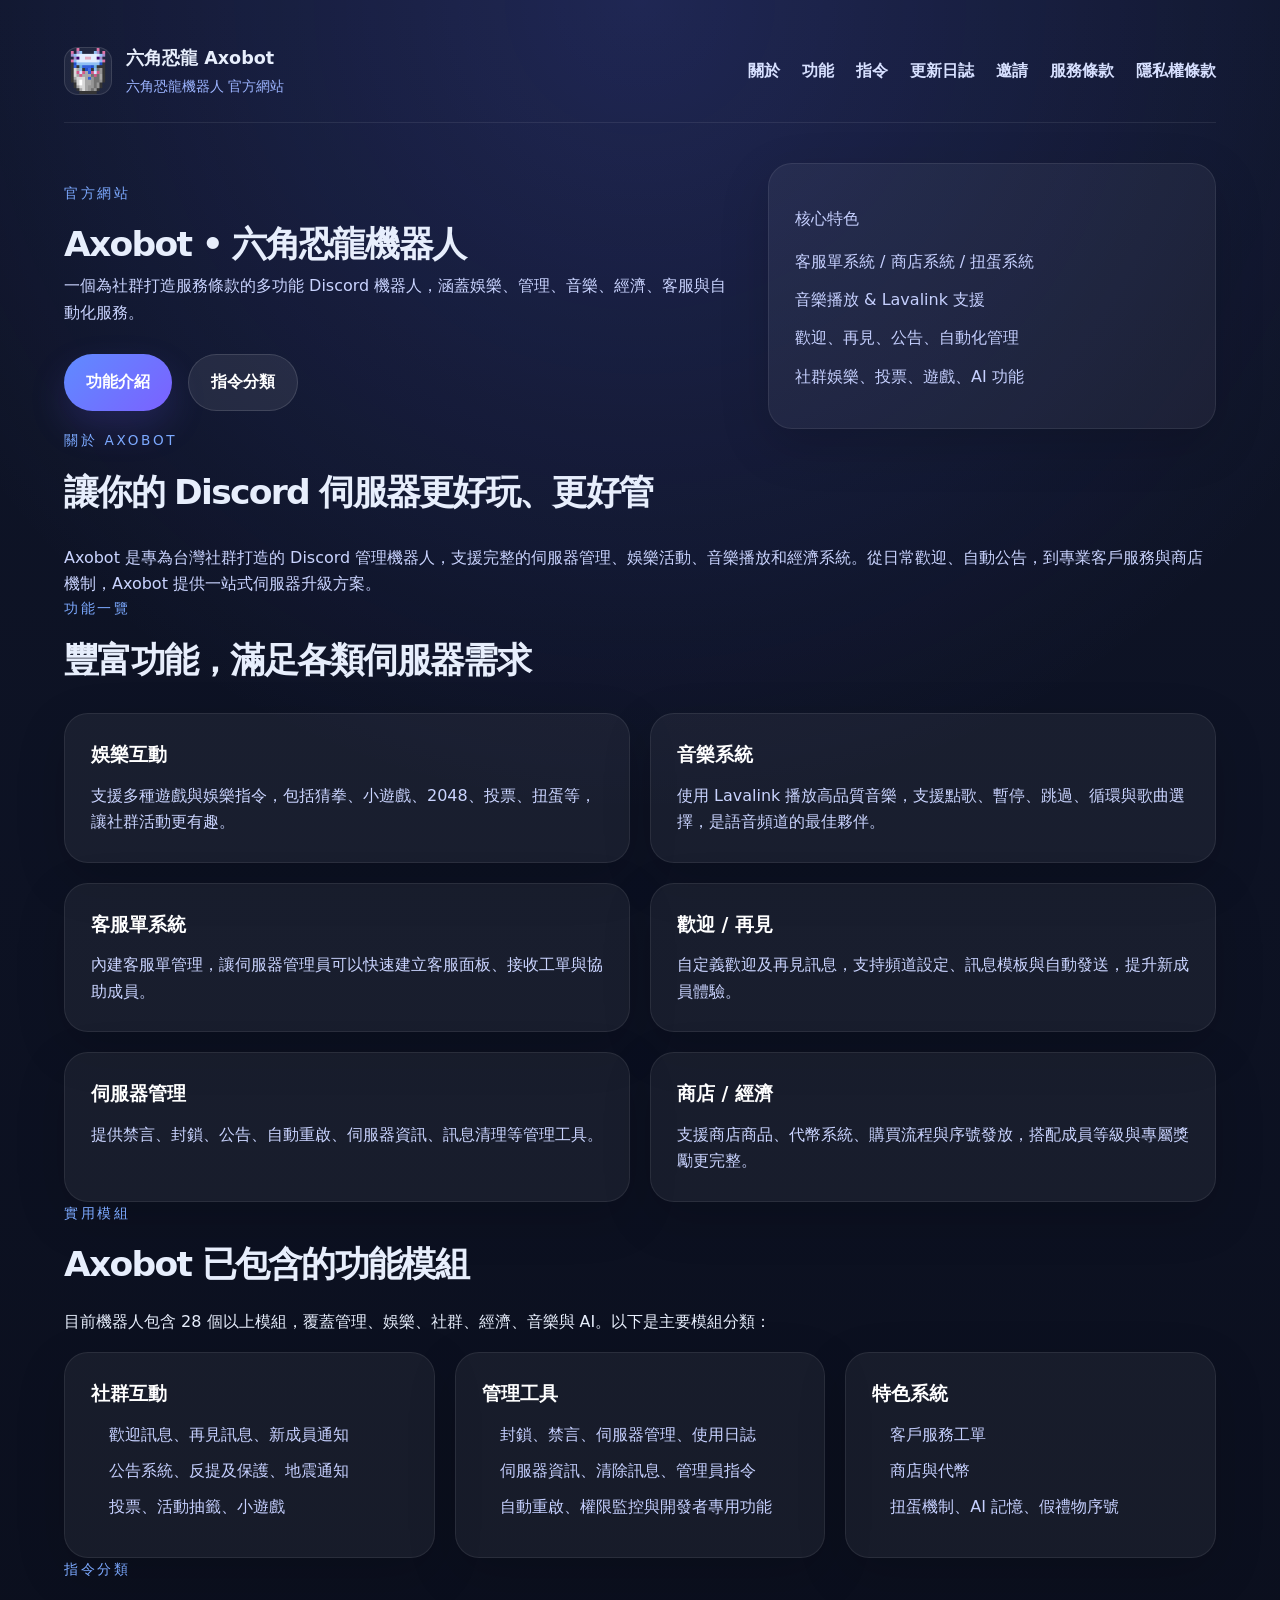
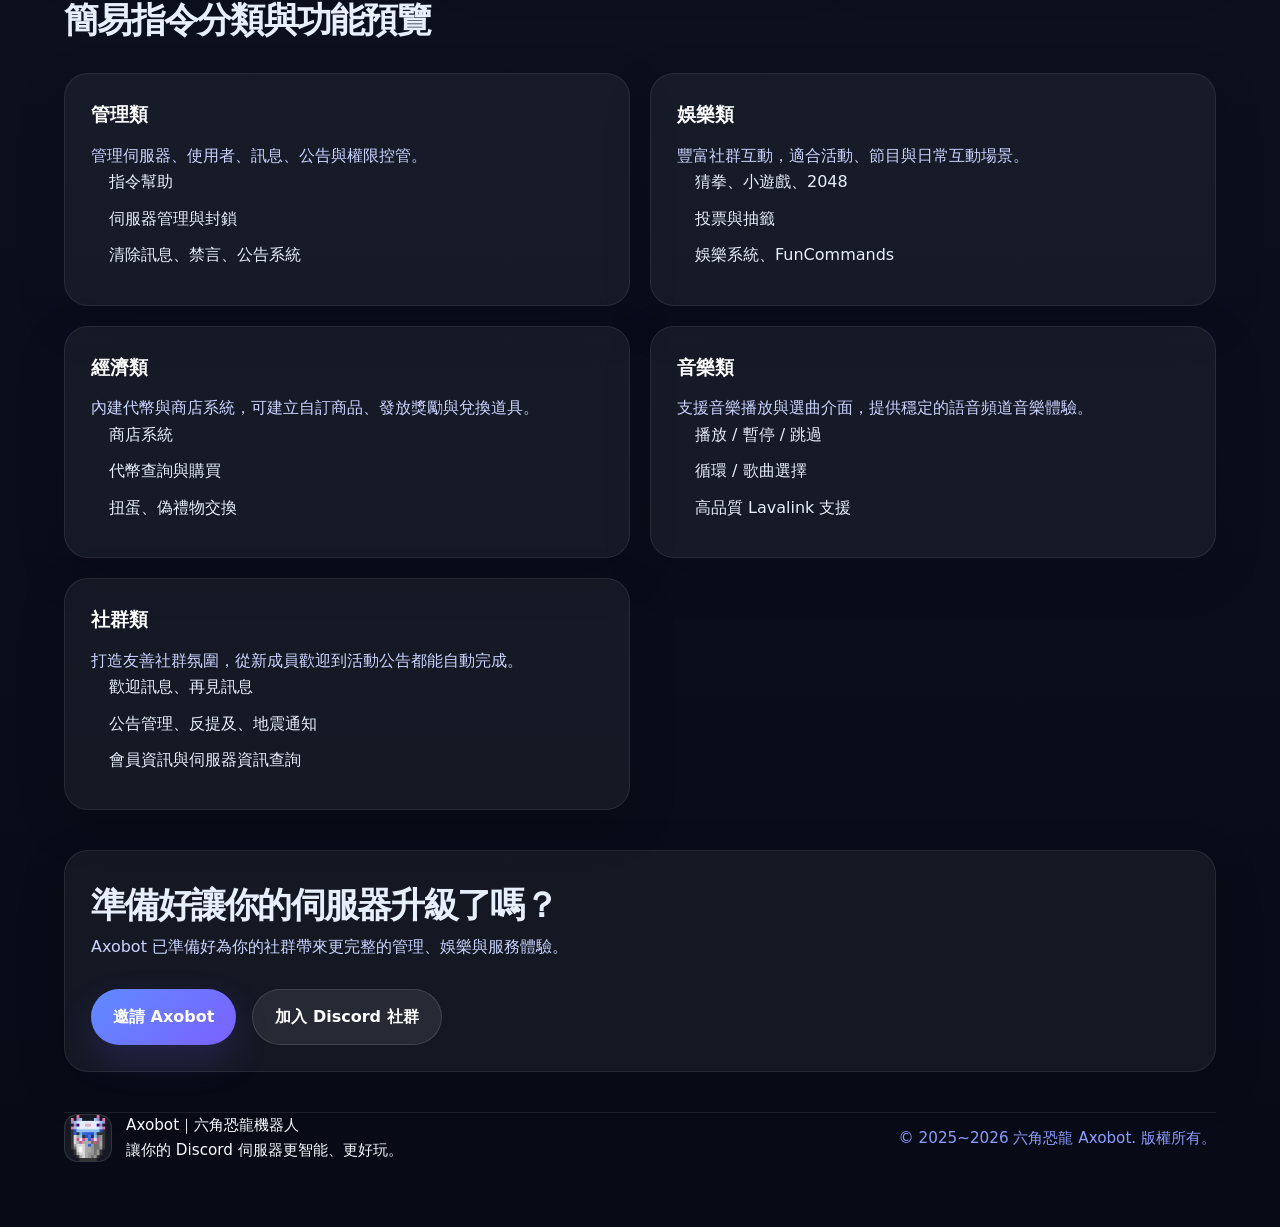
<file: index.html>
<!DOCTYPE html>
<html lang="zh-Hant">
<head>
  <meta charset="UTF-8" />
  <meta name="viewport" content="width=device-width, initial-scale=1.0" />
  <title>Axobot｜六角恐龍機器人 官方網站</title>
  <meta name="description" content="Axobot 是一款多功能 Discord 機器人，集娛樂、管理、音樂、商店、客服、AI 與伺服器工具於一身。" />
  <link rel="icon" href="axo.png" />
  <link rel="stylesheet" href="style.css" />
</head>
<body>
  <div class="page-shell">
    <header class="site-header">
      <div class="header-brand">
        <img class="logo-icon" src="axo.png" alt="Axobot 標誌" />
        <div>
          <p class="brand-title">六角恐龍 Axobot</p>
          <p class="brand-subtitle">六角恐龍機器人 官方網站</p>
        </div>
      </div>
      <button class="nav-toggle" aria-label="開啟導覽選單" aria-expanded="false">
        <span></span>
        <span></span>
        <span></span>
      </button>
      <nav class="site-nav" aria-label="主導覽">
        <a href="#about">關於</a>
        <a href="#features">功能</a>
        <a href="#commands">指令</a>
        <a href="updates.html">更新日誌</a>
        <a href="https://discord.com/oauth2/authorize?client_id=1430507165076033577">邀請</a>
        <a href="terms.html">服務條款</a>
        <a href="privacy.html">隱私權條款</a>
      </nav>
    </header>

    <header class="hero-section">
      <div class="hero-copy">
        <p class="eyebrow">官方網站</p>
        <h1>Axobot • 六角恐龍機器人</h1>
        <p class="hero-text">一個為社群打造服務條款的多功能 Discord 機器人，涵蓋娛樂、管理、音樂、經濟、客服與自動化服務。</p>
        <div class="hero-buttons">
          <a class="button button-primary" href="#features">功能介紹</a>
          <a class="button button-secondary" href="#commands">指令分類</a>
        </div>
      </div>
      <div class="hero-card">
        <div>
          <p class="card-label">核心特色</p>
          <ul>
            <li>客服單系統 / 商店系統 / 扭蛋系統</li>
            <li>音樂播放 &amp; Lavalink 支援</li>
            <li>歡迎、再見、公告、自動化管理</li>
            <li>社群娛樂、投票、遊戲、AI 功能</li>
          </ul>
        </div>
      </div>
    </header>

    <main>
      <section id="about" class="section section-about">
        <div class="section-heading">
          <p class="section-eyebrow">關於 Axobot</p>
          <h2>讓你的 Discord 伺服器更好玩、更好管</h2>
        </div>
        <div class="section-copy">
          <p>Axobot 是專為台灣社群打造的 Discord 管理機器人，支援完整的伺服器管理、娛樂活動、音樂播放和經濟系統。從日常歡迎、自動公告，到專業客戶服務與商店機制，Axobot 提供一站式伺服器升級方案。</p>
        </div>
      </section>

      <section id="features" class="section section-features">
        <div class="section-heading">
          <p class="section-eyebrow">功能一覽</p>
          <h2>豐富功能，滿足各類伺服器需求</h2>
        </div>
        <div class="feature-grid">
          <article class="feature-card">
            <h3>娛樂互動</h3>
            <p>支援多種遊戲與娛樂指令，包括猜拳、小遊戲、2048、投票、扭蛋等，讓社群活動更有趣。</p>
          </article>
          <article class="feature-card">
            <h3>音樂系統</h3>
            <p>使用 Lavalink 播放高品質音樂，支援點歌、暫停、跳過、循環與歌曲選擇，是語音頻道的最佳夥伴。</p>
          </article>
          <article class="feature-card">
            <h3>客服單系統</h3>
            <p>內建客服單管理，讓伺服器管理員可以快速建立客服面板、接收工單與協助成員。</p>
          </article>
          <article class="feature-card">
            <h3>歡迎 / 再見</h3>
            <p>自定義歡迎及再見訊息，支持頻道設定、訊息模板與自動發送，提升新成員體驗。</p>
          </article>
          <article class="feature-card">
            <h3>伺服器管理</h3>
            <p>提供禁言、封鎖、公告、自動重啟、伺服器資訊、訊息清理等管理工具。</p>
          </article>
          <article class="feature-card">
            <h3>商店 / 經濟</h3>
            <p>支援商店商品、代幣系統、購買流程與序號發放，搭配成員等級與專屬獎勵更完整。</p>
          </article>
        </div>
      </section>

      <section class="section section-highlight">
        <div class="highlight-copy">
          <p class="section-eyebrow">實用模組</p>
          <h2>Axobot 已包含的功能模組</h2>
          <p>目前機器人包含 28 個以上模組，覆蓋管理、娛樂、社群、經濟、音樂與 AI。以下是主要模組分類：</p>
        </div>
        <div class="highlight-grid">
          <div class="highlight-item">
            <h3>社群互動</h3>
            <ul>
              <li>歡迎訊息、再見訊息、新成員通知</li>
              <li>公告系統、反提及保護、地震通知</li>
              <li>投票、活動抽籤、小遊戲</li>
            </ul>
          </div>
          <div class="highlight-item">
            <h3>管理工具</h3>
            <ul>
              <li>封鎖、禁言、伺服器管理、使用日誌</li>
              <li>伺服器資訊、清除訊息、管理員指令</li>
              <li>自動重啟、權限監控與開發者專用功能</li>
            </ul>
          </div>
          <div class="highlight-item">
            <h3>特色系統</h3>
            <ul>
              <li>客戶服務工單</li>
              <li>商店與代幣</li>
              <li>扭蛋機制、AI 記憶、假禮物序號</li>
            </ul>
          </div>
        </div>
      </section>

      <section id="commands" class="section section-commands">
        <div class="section-heading">
          <p class="section-eyebrow">指令分類</p>
          <h2>簡易指令分類與功能預覽</h2>
        </div>
        <div class="command-grid">
          <div class="command-card">
            <h3>管理類</h3>
            <p>管理伺服器、使用者、訊息、公告與權限控管。</p>
            <ul>
              <li>指令幫助</li>
              <li>伺服器管理與封鎖</li>
              <li>清除訊息、禁言、公告系統</li>
            </ul>
          </div>
          <div class="command-card">
            <h3>娛樂類</h3>
            <p>豐富社群互動，適合活動、節目與日常互動場景。</p>
            <ul>
              <li>猜拳、小遊戲、2048</li>
              <li>投票與抽籤</li>
              <li>娛樂系統、FunCommands</li>
            </ul>
          </div>
          <div class="command-card">
            <h3>經濟類</h3>
            <p>內建代幣與商店系統，可建立自訂商品、發放獎勵與兌換道具。</p>
            <ul>
              <li>商店系統</li>
              <li>代幣查詢與購買</li>
              <li>扭蛋、偽禮物交換</li>
            </ul>
          </div>
          <div class="command-card">
            <h3>音樂類</h3>
            <p>支援音樂播放與選曲介面，提供穩定的語音頻道音樂體驗。</p>
            <ul>
              <li>播放 / 暫停 / 跳過</li>
              <li>循環 / 歌曲選擇</li>
              <li>高品質 Lavalink 支援</li>
            </ul>
          </div>
          <div class="command-card">
            <h3>社群類</h3>
            <p>打造友善社群氛圍，從新成員歡迎到活動公告都能自動完成。</p>
            <ul>
              <li>歡迎訊息、再見訊息</li>
              <li>公告管理、反提及、地震通知</li>
              <li>會員資訊與伺服器資訊查詢</li>
            </ul>
          </div>
        </div>
      </section>

      <section class="section section-cta">
        <div class="cta-card">
          <h2>準備好讓你的伺服器升級了嗎？</h2>
          <p>Axobot 已準備好為你的社群帶來更完整的管理、娛樂與服務體驗。</p>
          <div class="button-group">
            <a class="button button-primary" href="https://discord.com/oauth2/authorize?client_id=1430507165076033577">邀請 Axobot</a>
            <a class="button button-secondary" href="https://discord.gg/NqRNDAQxJU">加入 Discord 社群</a>
          </div>
        </div>
      </section>
    </main>

    <footer class="footer">
      <div class="footer-inner">
        <div class="footer-brand">
          <img class="footer-logo" src="axo.png" alt="Axobot 標誌" />
          <div>
            <p>Axobot｜六角恐龍機器人</p>
            <p>讓你的 Discord 伺服器更智能、更好玩。</p>
          </div>
        </div>
        <div class="footer-note">
          <p>© 2025~2026 六角恐龍 Axobot. 版權所有。</p>
        </div>
      </div>
    </footer>
  </div>
  <script>
    const navToggle = document.querySelector('.nav-toggle');
    const siteNav = document.querySelector('.site-nav');
    navToggle?.addEventListener('click', () => {
      const expanded = navToggle.getAttribute('aria-expanded') === 'true';
      navToggle.setAttribute('aria-expanded', String(!expanded));
      siteNav.classList.toggle('active');
    });
  </script>
</body>
</html>
</file>
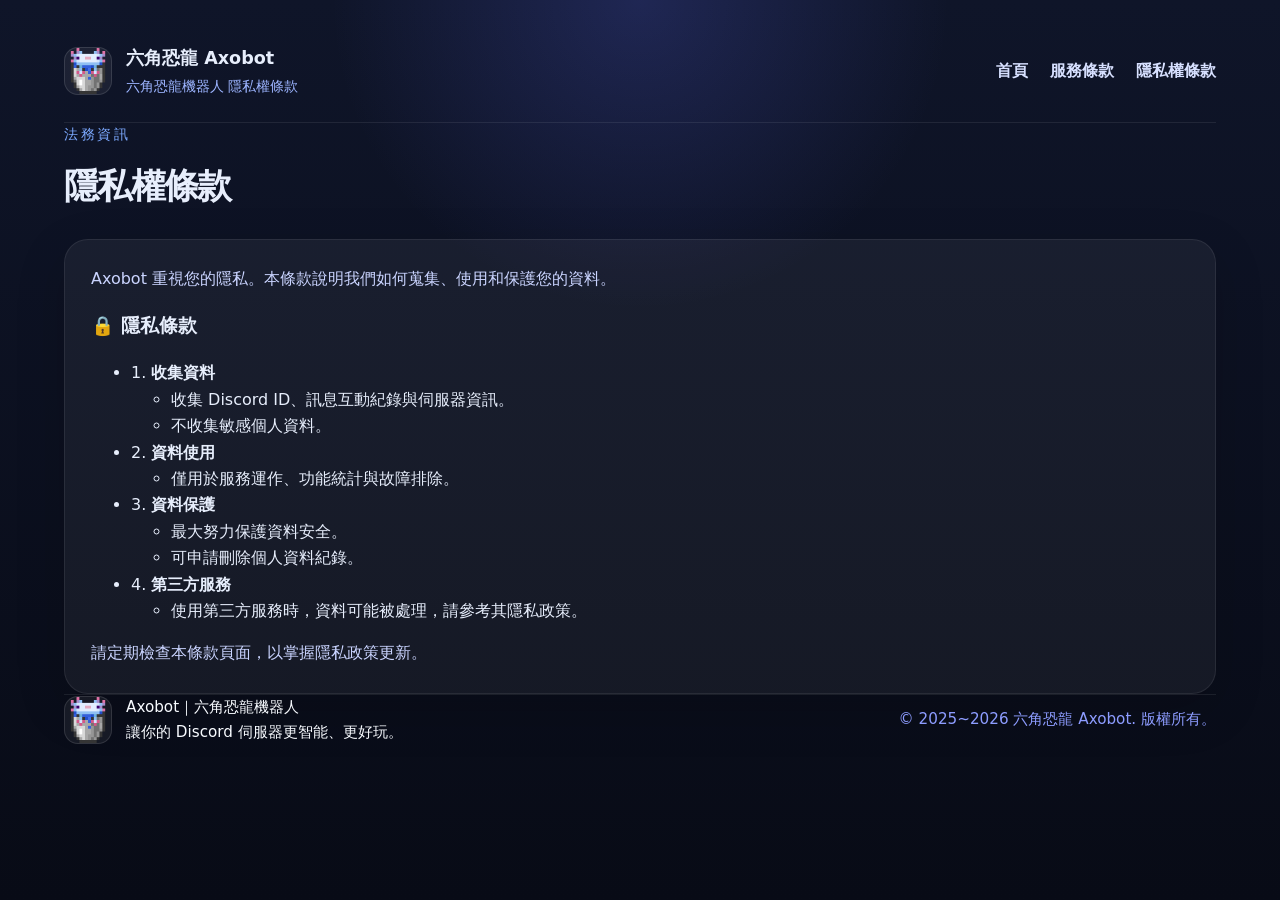
<file: privacy.html>
<!DOCTYPE html>
<html lang="zh-Hant">
<head>
  <meta charset="UTF-8" />
  <meta name="viewport" content="width=device-width, initial-scale=1.0" />
  <title>隱私權條款 | Axobot</title>
  <meta name="description" content="Axobot 隱私權條款頁面。" />
  <link rel="icon" href="axo.png" />
  <link rel="stylesheet" href="style.css" />
</head>
<body>
  <div class="page-shell">
    <header class="site-header">
      <div class="header-brand">
        <img class="logo-icon" src="axo.png" alt="Axobot 標誌" />
        <div>
          <p class="brand-title">六角恐龍 Axobot</p>
          <p class="brand-subtitle">六角恐龍機器人 隱私權條款</p>
        </div>
      </div>
      <button class="nav-toggle" aria-label="開啟導覽選單" aria-expanded="false">
        <span></span>
        <span></span>
        <span></span>
      </button>
      <nav class="site-nav" aria-label="主導覽">
        <a href="index.html">首頁</a>
        <a href="terms.html">服務條款</a>
        <a href="privacy.html">隱私權條款</a>
      </nav>
    </header>

    <main class="section">
      <div class="section-heading">
        <p class="section-eyebrow">法務資訊</p>
        <h2>隱私權條款</h2>
      </div>
      <div class="cta-card">
        <p>Axobot 重視您的隱私。本條款說明我們如何蒐集、使用和保護您的資料。</p>
        <h3>🔒 隱私條款</h3>
        <ul class="detail-list">
          <li>1. <strong>收集資料</strong>
            <ul>
              <li>收集 Discord ID、訊息互動紀錄與伺服器資訊。</li>
              <li>不收集敏感個人資料。</li>
            </ul>
          </li>
          <li>2. <strong>資料使用</strong>
            <ul>
              <li>僅用於服務運作、功能統計與故障排除。</li>
            </ul>
          </li>
          <li>3. <strong>資料保護</strong>
            <ul>
              <li>最大努力保護資料安全。</li>
              <li>可申請刪除個人資料紀錄。</li>
            </ul>
          </li>
          <li>4. <strong>第三方服務</strong>
            <ul>
              <li>使用第三方服務時，資料可能被處理，請參考其隱私政策。</li>
            </ul>
          </li>
        </ul>
        <p>請定期檢查本條款頁面，以掌握隱私政策更新。</p>
      </div>
    </main>

    <footer class="footer">
      <div class="footer-inner">
        <div class="footer-brand">
          <img class="footer-logo" src="axo.png" alt="Axobot 標誌" />
          <div>
            <p>Axobot｜六角恐龍機器人</p>
            <p>讓你的 Discord 伺服器更智能、更好玩。</p>
          </div>
        </div>
        <div class="footer-note">
          <p>© 2025~2026 六角恐龍 Axobot. 版權所有。</p>
        </div>
      </div>
    </footer>
  </div>
  <script>
    const navToggle = document.querySelector('.nav-toggle');
    const siteNav = document.querySelector('.site-nav');
    navToggle?.addEventListener('click', () => {
      const expanded = navToggle.getAttribute('aria-expanded') === 'true';
      navToggle.setAttribute('aria-expanded', String(!expanded));
      siteNav.classList.toggle('active');
    });
  </script>
</body>
</html>
</file>
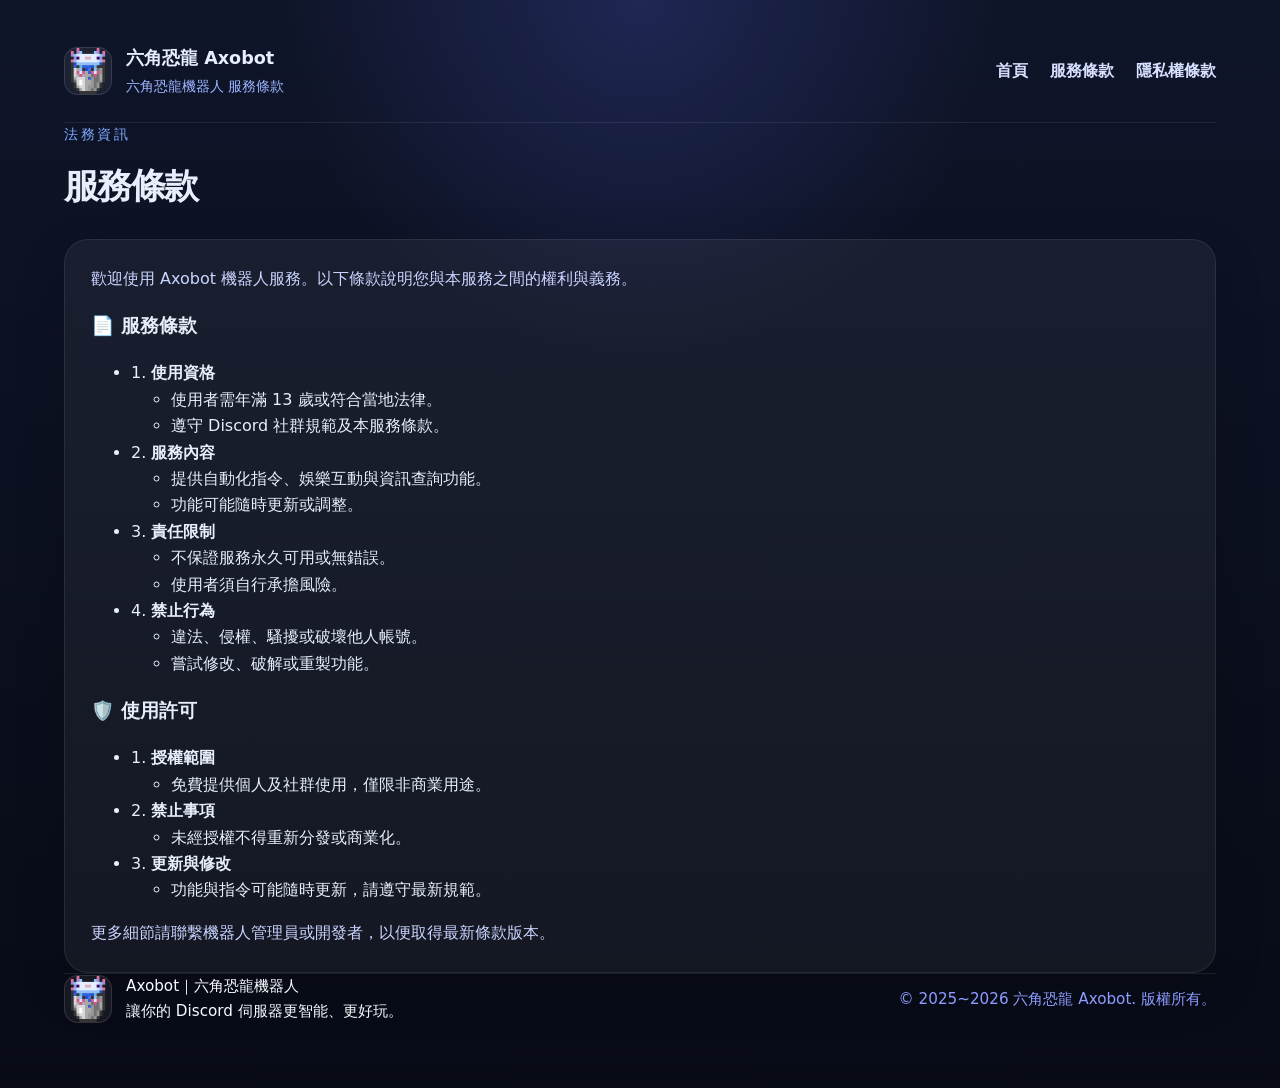
<file: terms.html>
<!DOCTYPE html>
<html lang="zh-Hant">
<head>
  <meta charset="UTF-8" />
  <meta name="viewport" content="width=device-width, initial-scale=1.0" />
  <title>服務條款 | Axobot</title>
  <meta name="description" content="Axobot 服務條款頁面。" />
  <link rel="icon" href="axo.png" />
  <link rel="stylesheet" href="style.css" />
</head>
<body>
  <div class="page-shell">
    <header class="site-header">
      <div class="header-brand">
        <img class="logo-icon" src="axo.png" alt="Axobot 標誌" />
        <div>
          <p class="brand-title">六角恐龍 Axobot</p>
          <p class="brand-subtitle">六角恐龍機器人 服務條款</p>
        </div>
      </div>
      <button class="nav-toggle" aria-label="開啟導覽選單" aria-expanded="false">
        <span></span>
        <span></span>
        <span></span>
      </button>
      <nav class="site-nav" aria-label="主導覽">
        <a href="index.html">首頁</a>
        <a href="terms.html">服務條款</a>
        <a href="privacy.html">隱私權條款</a>
      </nav>
    </header>

    <main class="section">
      <div class="section-heading">
        <p class="section-eyebrow">法務資訊</p>
        <h2>服務條款</h2>
      </div>
      <div class="cta-card">
        <p>歡迎使用 Axobot 機器人服務。以下條款說明您與本服務之間的權利與義務。</p>
        <h3>📄 服務條款</h3>
        <ul class="detail-list">
          <li>1. <strong>使用資格</strong>
            <ul>
              <li>使用者需年滿 13 歲或符合當地法律。</li>
              <li>遵守 Discord 社群規範及本服務條款。</li>
            </ul>
          </li>
          <li>2. <strong>服務內容</strong>
            <ul>
              <li>提供自動化指令、娛樂互動與資訊查詢功能。</li>
              <li>功能可能隨時更新或調整。</li>
            </ul>
          </li>
          <li>3. <strong>責任限制</strong>
            <ul>
              <li>不保證服務永久可用或無錯誤。</li>
              <li>使用者須自行承擔風險。</li>
            </ul>
          </li>
          <li>4. <strong>禁止行為</strong>
            <ul>
              <li>違法、侵權、騷擾或破壞他人帳號。</li>
              <li>嘗試修改、破解或重製功能。</li>
            </ul>
          </li>
        </ul>
        <h3>🛡️ 使用許可</h3>
        <ul class="detail-list">
          <li>1. <strong>授權範圍</strong>
            <ul>
              <li>免費提供個人及社群使用，僅限非商業用途。</li>
            </ul>
          </li>
          <li>2. <strong>禁止事項</strong>
            <ul>
              <li>未經授權不得重新分發或商業化。</li>
            </ul>
          </li>
          <li>3. <strong>更新與修改</strong>
            <ul>
              <li>功能與指令可能隨時更新，請遵守最新規範。</li>
            </ul>
          </li>
        </ul>
        <p>更多細節請聯繫機器人管理員或開發者，以便取得最新條款版本。</p>
      </div>
    </main>

    <footer class="footer">
      <div class="footer-inner">
        <div class="footer-brand">
          <img class="footer-logo" src="axo.png" alt="Axobot 標誌" />
          <div>
            <p>Axobot｜六角恐龍機器人</p>
            <p>讓你的 Discord 伺服器更智能、更好玩。</p>
          </div>
        </div>
        <div class="footer-note">
          <p>© 2025~2026 六角恐龍 Axobot. 版權所有。</p>
        </div>
      </div>
    </footer>
  </div>
  <script>
    const navToggle = document.querySelector('.nav-toggle');
    const siteNav = document.querySelector('.site-nav');
    navToggle?.addEventListener('click', () => {
      const expanded = navToggle.getAttribute('aria-expanded') === 'true';
      navToggle.setAttribute('aria-expanded', String(!expanded));
      siteNav.classList.toggle('active');
    });
  </script>
</body>
</html>
</file>
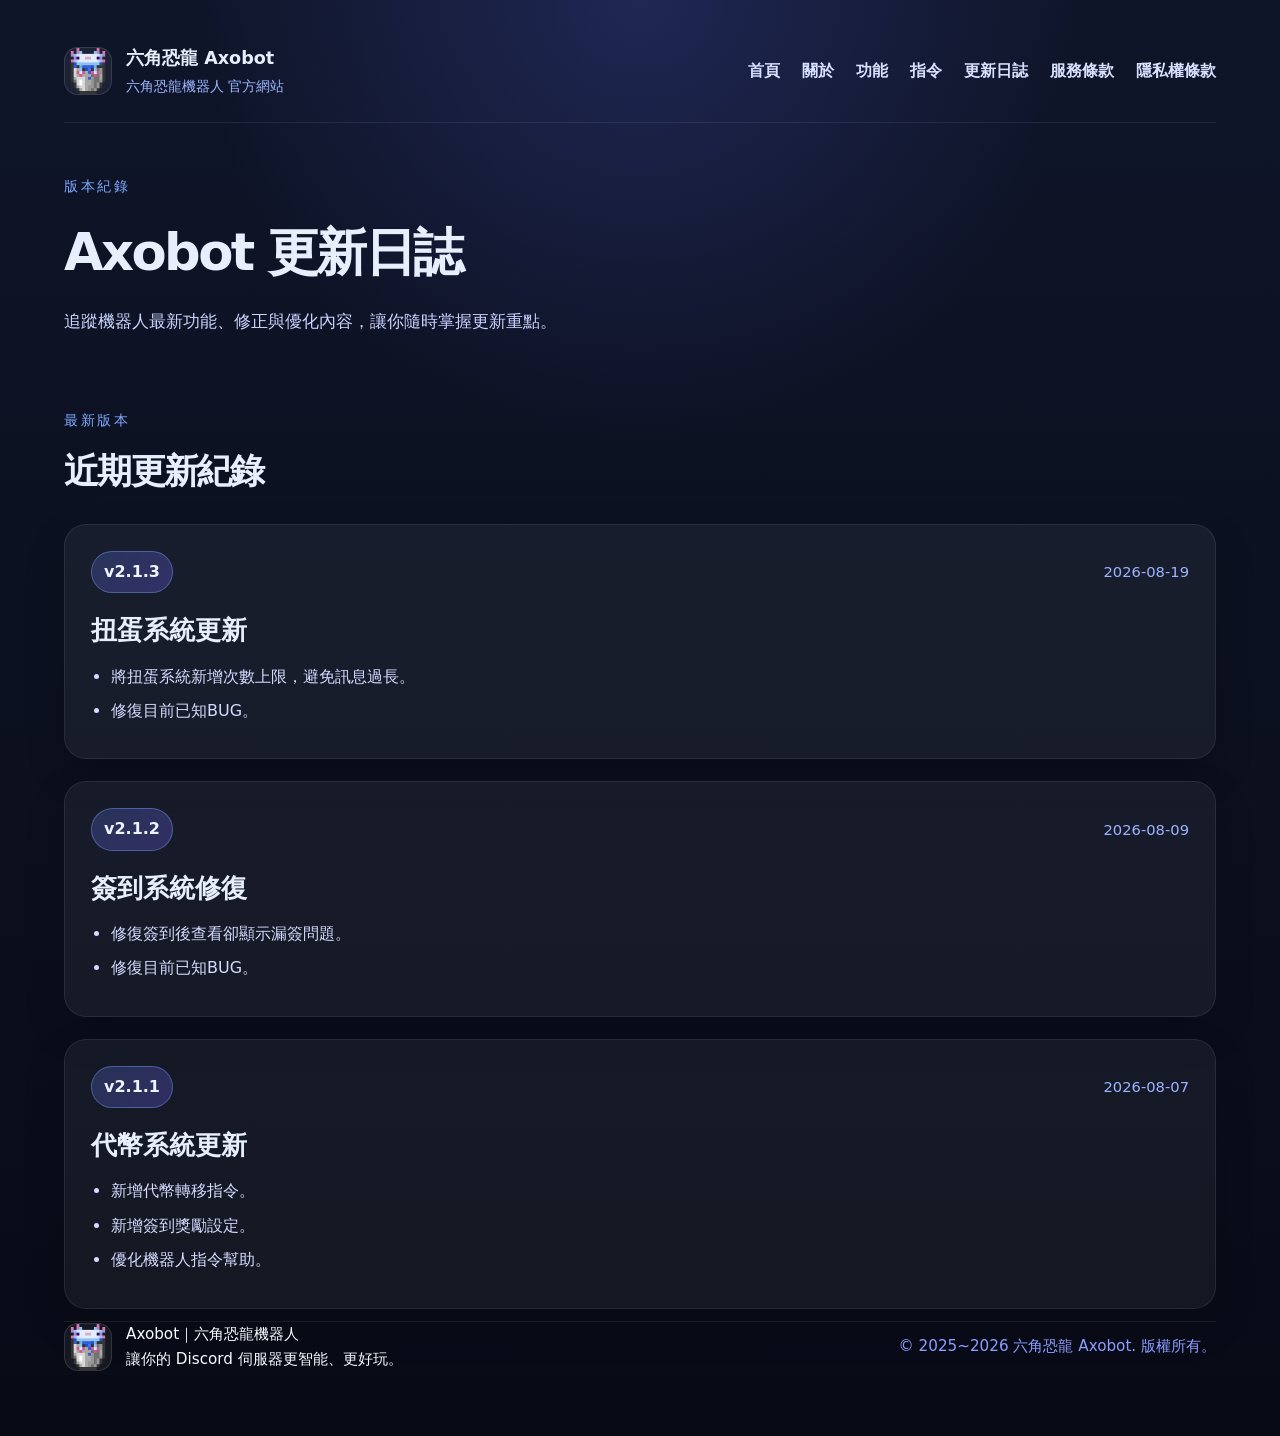
<file: updates.html>
<!DOCTYPE html>
<html lang="zh-Hant">
<head>
  <meta charset="UTF-8" />
  <meta name="viewport" content="width=device-width, initial-scale=1.0" />
  <title>更新日誌｜Axobot 六角恐龍機器人</title>
  <meta name="description" content="Axobot 更新日誌，記錄新功能、修正內容與版本變更說明。" />
  <link rel="icon" href="axo.png" />
  <link rel="stylesheet" href="style.css" />
</head>
<body>
  <div class="page-shell">
    <header class="site-header">
      <div class="header-brand">
        <img class="logo-icon" src="axo.png" alt="Axobot 標誌" />
        <div>
          <p class="brand-title">六角恐龍 Axobot</p>
          <p class="brand-subtitle">六角恐龍機器人 官方網站</p>
        </div>
      </div>
      <button class="nav-toggle" aria-label="開啟導覽選單" aria-expanded="false">
        <span></span>
        <span></span>
        <span></span>
      </button>
      <nav class="site-nav" aria-label="主導覽">
        <a href="index.html">首頁</a>
        <a href="index.html#about">關於</a>
        <a href="index.html#features">功能</a>
        <a href="index.html#commands">指令</a>
        <a href="updates.html" aria-current="page">更新日誌</a>
        <a href="terms.html">服務條款</a>
        <a href="privacy.html">隱私權條款</a>
      </nav>
    </header>

    <main>
      <section class="page-banner">
        <p class="eyebrow">版本紀錄</p>
        <h1>Axobot 更新日誌</h1>
        <p>追蹤機器人最新功能、修正與優化內容，讓你隨時掌握更新重點。</p>
      </section>

      <section class="release-section">
        <div class="section-heading">
          <p class="section-eyebrow">最新版本</p>
          <h2>近期更新紀錄</h2>
        </div>

        <div class="release-list">
          <article class="release-card">
            <div class="release-meta">
              <span class="release-badge">v2.1.3</span>
              <time>2026-08-19</time>
            </div>
            <h3>扭蛋系統更新</h3>
            <ul>
              <li>將扭蛋系統新增次數上限，避免訊息過長。</li>
              <li>修復目前已知BUG。</li>
            </ul>
          </article>

          <article class="release-card">
            <div class="release-meta">
              <span class="release-badge">v2.1.2</span>
              <time>2026-08-09</time>
            </div>
            <h3>簽到系統修復</h3>
            <ul>
              <li>修復簽到後查看卻顯示漏簽問題。</li>
              <li>修復目前已知BUG。</li>
            </ul>
          </article>

          <article class="release-card">
            <div class="release-meta">
              <span class="release-badge">v2.1.1</span>
              <time>2026-08-07</time>
            </div>
            <h3>代幣系統更新</h3>
            <ul>
              <li>新增代幣轉移指令。</li>
              <li>新增簽到獎勵設定。</li>
              <li>優化機器人指令幫助。</li>
            </ul>
          </article>
        </div>
      </section>

    </main>

    <footer class="footer">
      <div class="footer-inner">
        <div class="footer-brand">
          <img class="footer-logo" src="axo.png" alt="Axobot 標誌" />
          <div>
            <p>Axobot｜六角恐龍機器人</p>
            <p>讓你的 Discord 伺服器更智能、更好玩。</p>
          </div>
        </div>
        <div class="footer-note">
          <p>© 2025~2026 六角恐龍 Axobot. 版權所有。</p>
        </div>
      </div>
    </footer>
  </div>

  <script>
    const navToggle = document.querySelector('.nav-toggle');
    const siteNav = document.querySelector('.site-nav');
    navToggle?.addEventListener('click', () => {
      const expanded = navToggle.getAttribute('aria-expanded') === 'true';
      navToggle.setAttribute('aria-expanded', String(!expanded));
      siteNav.classList.toggle('active');
    });
  </script>
</body>
</html>
</file>
<file: style.css>
:root {
  color-scheme: dark;
  font-family: "Noto Sans TC", "Segoe UI", system-ui, sans-serif;
  background: #080b16;
  color: #e7eefc;
  line-height: 1.65;
}

* {
  box-sizing: border-box;
}

body {
  margin: 0;
  min-height: 100vh;
  background: radial-gradient(circle at top, rgba(97, 110, 255, 0.2), transparent 28%),
    linear-gradient(180deg, #0f1529 0%, #080b16 100%);
}

.page-shell {
  max-width: 1200px;
  margin: 0 auto;
  padding: 24px;
}

.site-header {
  display: flex;
  align-items: center;
  justify-content: space-between;
  gap: 16px;
  padding: 20px 0 24px;
  border-bottom: 1px solid rgba(255, 255, 255, 0.08);
}

.header-brand,
.footer-brand {
  display: flex;
  align-items: center;
  gap: 14px;
}

.logo-icon,
.footer-logo {
  width: 48px;
  height: 48px;
  border-radius: 14px;
  object-fit: cover;
  border: 1px solid rgba(255, 255, 255, 0.12);
  background: rgba(255, 255, 255, 0.06);
}

.brand-title {
  margin: 0;
  font-size: 1.1rem;
  font-weight: 700;
}

.brand-subtitle {
  margin: 2px 0 0;
  font-size: 0.88rem;
  color: #9cb4ff;
}

.site-nav {
  display: flex;
  gap: 22px;
  flex-wrap: wrap;
  align-items: center;
}

.site-nav a {
  color: #d7e0ff;
  text-decoration: none;
  font-weight: 600;
}

.site-nav a:hover {
  color: #ffffff;
}

.nav-toggle {
  display: none;
  width: 42px;
  height: 42px;
  border: 1px solid rgba(255, 255, 255, 0.12);
  border-radius: 14px;
  background: rgba(255, 255, 255, 0.05);
  cursor: pointer;
  padding: 8px;
  transition: background 0.2s ease, transform 0.2s ease;
  display: inline-flex;
  flex-direction: column;
  justify-content: center;
  align-items: center;
  gap: 6px;
}

.nav-toggle:hover {
  background: rgba(255, 255, 255, 0.12);
  transform: translateY(-1px);
}

.nav-toggle span {
  display: block;
  width: 24px;
  height: 2px;
  background: #e7eefc;
  border-radius: 999px;
  transition: transform 0.25s ease, opacity 0.25s ease;
}

.nav-toggle span:last-child {
  margin-bottom: 0;
}

.hero-section {
  display: grid;
  grid-template-columns: 1.5fr 1fr;
  gap: 32px;
  align-items: center;
  padding-top: 40px;
}

.hero-copy {
  max-width: 680px;
}

.eyebrow,
.section-eyebrow {
  margin: 0 0 12px;
  color: #7ca9ff;
  text-transform: uppercase;
  letter-spacing: 0.2em;
  font-size: 0.85rem;
}

.hero-section h1,
.section-heading h2,
.highlight-copy h2,
.cta-card h2 {
  margin: 0;
  font-size: clamp(2rem, 2.7vw, 3.6rem);
  letter-spacing: -0.05em;
}

.hero-text,
.section-copy p,
.feature-card p,
.command-card p,
.highlight-item ul,
.cta-card p {
  color: #cad4ff;
  margin: 0;
  font-size: 1rem;
}

.hero-buttons,
.button-group {
  display: flex;
  flex-wrap: wrap;
  gap: 16px;
  margin-top: 28px;
}

.button {
  display: inline-flex;
  align-items: center;
  justify-content: center;
  padding: 14px 22px;
  border-radius: 999px;
  text-decoration: none;
  color: #fff;
  transition: transform 0.2s ease, box-shadow 0.2s ease, background-color 0.2s ease;
  font-weight: 600;
}

.button:hover {
  transform: translateY(-2px);
}

.button-primary {
  background: linear-gradient(135deg, #5f8bff, #7b61ff);
  box-shadow: 0 16px 36px rgba(106, 95, 255, 0.18);
}

.button-secondary {
  background: rgba(255, 255, 255, 0.08);
  border: 1px solid rgba(255, 255, 255, 0.12);
}

.hero-card,
.feature-card,
.command-card,
.highlight-item,
.cta-card {
  background: rgba(255, 255, 255, 0.05);
  border: 1px solid rgba(255, 255, 255, 0.08);
  border-radius: 24px;
  padding: 26px;
  box-shadow: 0 16px 50px rgba(0, 0, 0, 0.16);
}

.hero-card p,
.hero-card li,
.highlight-item li {
  color: #c6d0ff;
}

.hero-card ul,
.highlight-item ul,
.command-card ul {
  list-style: none;
  padding: 0;
  margin: 0;
}

.hero-card li,
.highlight-item li,
.command-card li {
  margin-bottom: 12px;
}

.section-heading {
  max-width: 760px;
  margin-bottom: 24px;
}

.feature-grid,
.highlight-grid,
.command-grid {
  display: grid;
  gap: 20px;
}

.feature-grid {
  grid-template-columns: repeat(2, minmax(0, 1fr));
}

.command-grid {
  grid-template-columns: repeat(2, minmax(0, 1fr));
}

.highlight-grid {
  grid-template-columns: repeat(3, minmax(0, 1fr));
}

.feature-card h3,
.command-card h3,
.highlight-item h3 {
  margin-top: 0;
  margin-bottom: 12px;
  color: #fff;
}

.highlight-item ul,
.command-card ul,
.usage-card ul {
  padding-left: 18px;
}

.highlight-item li,
.command-card li,
.usage-card li {
  margin-bottom: 10px;
}

.usage-grid {
  display: grid;
  gap: 20px;
  grid-template-columns: repeat(2, minmax(0, 1fr));
}

.usage-card {
  background: rgba(255, 255, 255, 0.05);
  border: 1px solid rgba(255, 255, 255, 0.08);
  border-radius: 24px;
  padding: 26px;
  box-shadow: 0 16px 50px rgba(0, 0, 0, 0.16);
}

.usage-card h3 {
  margin-top: 0;
  margin-bottom: 12px;
  color: #fff;
}

.section-cta {
  padding: 40px 0;
}

.footer {
  border-top: 1px solid rgba(255, 255, 255, 0.08);
  color: #8d9cff;
  font-size: 0.95rem;
  padding-bottom: 40px;
}

.footer-inner {
  display: flex;
  align-items: center;
  justify-content: space-between;
  gap: 18px;
  flex-wrap: wrap;
}

.footer-brand p {
  margin: 0;
  color: #f8fbff;
}

.footer-note {
  max-width: 560px;
}

.footer-note p {
  margin: 4px 0;
}

.page-banner {
  padding: 52px 0 28px;
}

.page-banner h1 {
  margin: 0;
  font-size: clamp(2.2rem, 4vw, 3.8rem);
  letter-spacing: -0.05em;
}

.page-banner p:last-child {
  margin-top: 14px;
  color: #c9d4ff;
  max-width: 700px;
  font-size: 1.05rem;
}

.release-section,
.template-section {
  padding: 28px 0 12px;
}

.release-list {
  display: grid;
  gap: 22px;
}

.release-card {
  background: rgba(255, 255, 255, 0.05);
  border: 1px solid rgba(255, 255, 255, 0.08);
  border-radius: 22px;
  padding: 26px;
  box-shadow: 0 16px 42px rgba(0, 0, 0, 0.16);
}

.release-meta {
  display: flex;
  align-items: center;
  justify-content: space-between;
  gap: 12px;
  flex-wrap: wrap;
  margin-bottom: 16px;
}

.release-badge {
  display: inline-flex;
  align-items: center;
  justify-content: center;
  padding: 7px 12px;
  border-radius: 999px;
  font-weight: 700;
  background: linear-gradient(135deg, rgba(95, 139, 255, 0.22), rgba(123, 97, 255, 0.28));
  border: 1px solid rgba(124, 169, 255, 0.4);
  color: #edf4ff;
}

.release-meta time {
  color: #9bb3ff;
  font-size: 0.92rem;
}

.release-card h3 {
  margin: 0 0 12px;
  font-size: clamp(1.35rem, 2vw, 2rem);
}

.release-card ul,
.template-guide ol {
  margin: 0;
  padding-left: 20px;
  color: #d4dbff;
}

.release-card li,
.template-guide li {
  margin-bottom: 8px;
}

@media (max-width: 980px) {
  .hero-section {
    grid-template-columns: 1fr;
  }

  .feature-grid,
  .command-grid,
  .highlight-grid,
  .usage-grid {
    grid-template-columns: 1fr;
  }

  .site-header {
    align-items: flex-start;
  }

  .site-nav {
    width: 100%;
    justify-content: flex-start;
    gap: 14px;
  }
}

@media (max-width: 640px) {
  .page-shell {
    padding: 16px;
  }

  .site-header {
    flex-direction: row;
    align-items: center;
    justify-content: space-between;
    flex-wrap: wrap;
    padding-bottom: 16px;
  }

  .nav-toggle {
    display: flex;
  }

  .site-nav {
    flex-direction: column;
    align-items: stretch;
    max-height: 0;
    overflow: hidden;
    transition: max-height 0.25s ease, opacity 0.25s ease;
    opacity: 0;
    width: 100%;
    margin-top: 12px;
  }

  .site-nav.active {
    max-height: 480px;
    opacity: 1;
  }

  .site-nav a {
    padding: 14px 16px;
    border-radius: 16px;
    background: rgba(255, 255, 255, 0.04);
    margin-bottom: 10px;
    font-size: 0.95rem;
  }

  .site-nav a:last-child {
    margin-bottom: 0;
  }

  .hero-section,
  .section,
  .footer {
    padding: 20px 0;
  }

  .hero-card,
  .feature-card,
  .command-card,
  .highlight-item,
  .cta-card {
    padding: 22px;
  }

  .hero-buttons,
  .button-group {
    flex-direction: column;
  }

  .hero-copy {
    max-width: 100%;
  }

  .footer-inner {
    flex-direction: column;
    align-items: flex-start;
    text-align: left;
  }

  .footer-note {
    max-width: 100%;
    width: 100%;
    text-align: center;
  }
}
@media (min-width: 641px) {
  .nav-toggle {
    display: none !important;
  }
}
</file>
